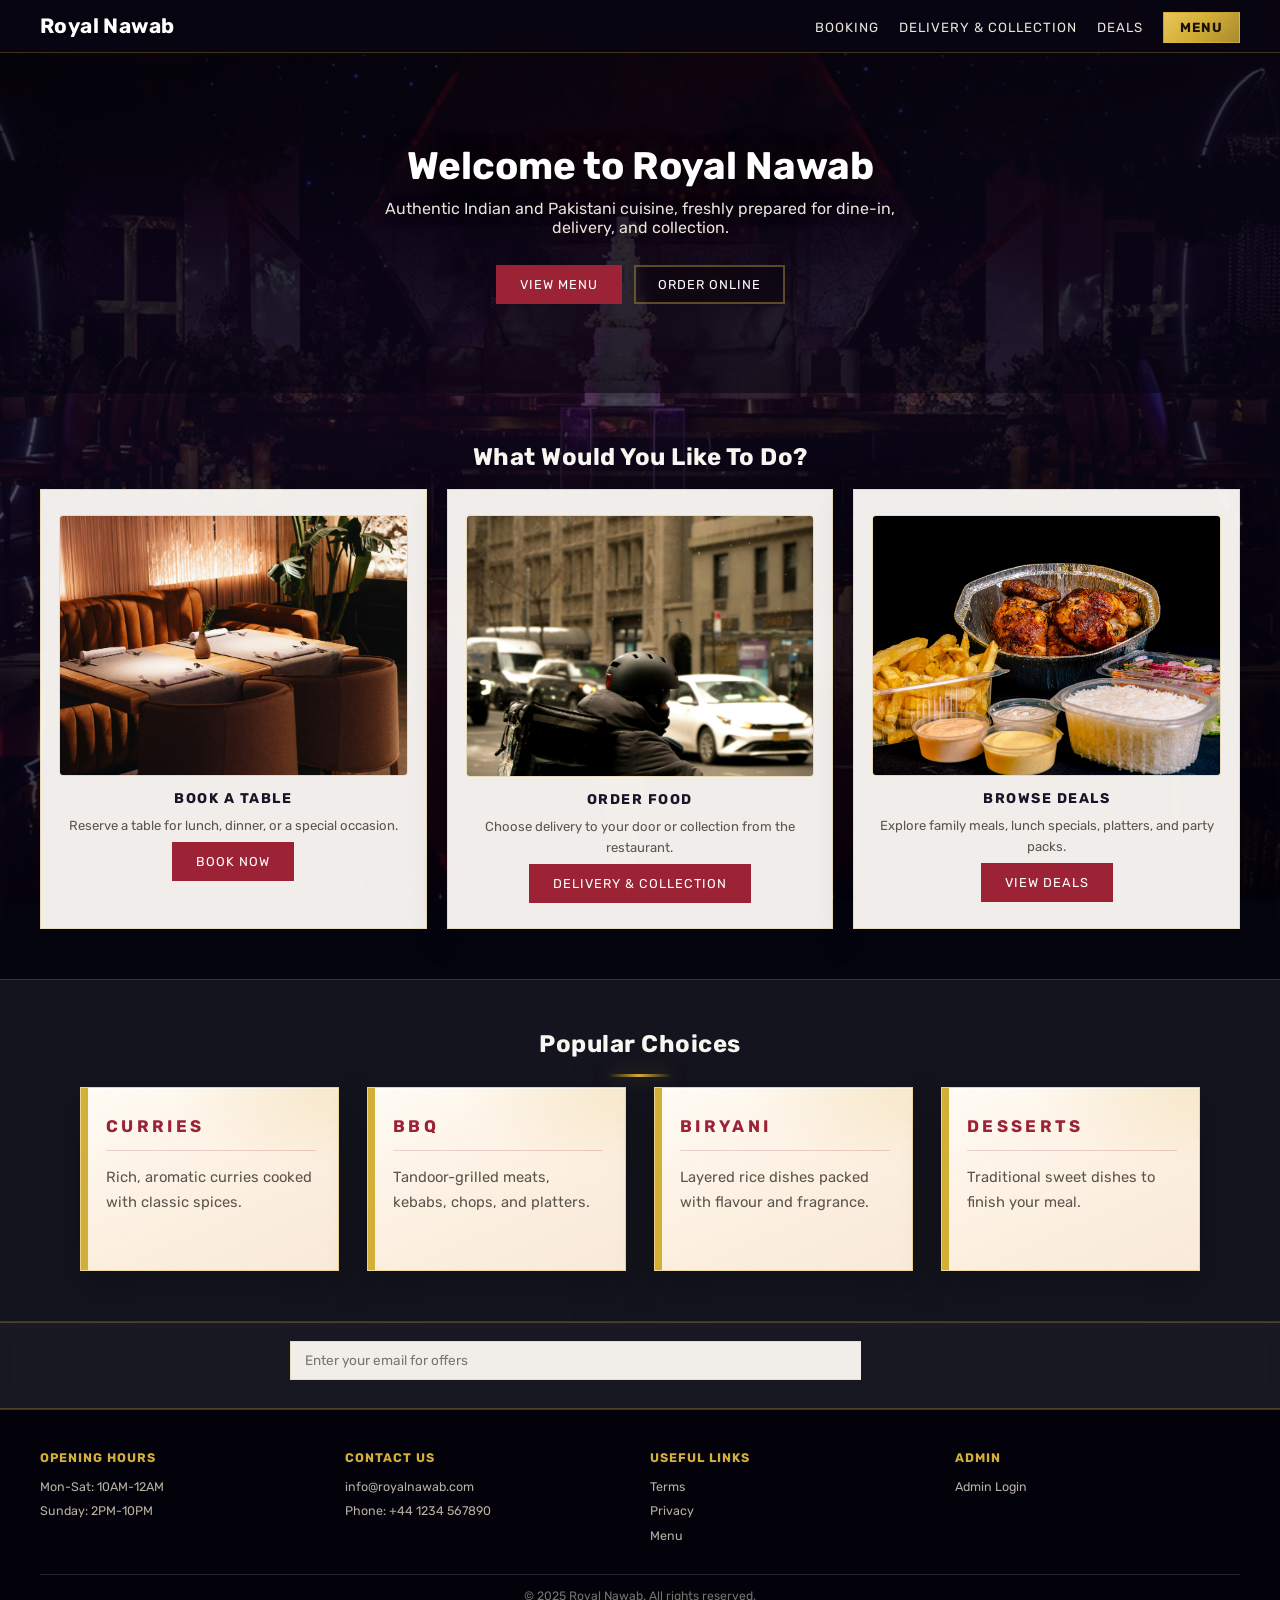
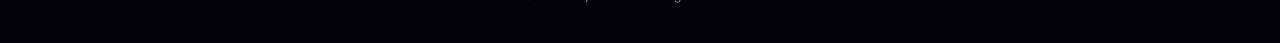
<file: index.html>
<!DOCTYPE html>
<html lang="en">
<head>
  <meta charset="UTF-8" />
  <meta name="viewport" content="width=device-width, initial-scale=1.0"/>
  <title>Royal Nawab</title>
  <link rel="preconnect" href="https://fonts.googleapis.com" />
  <link rel="preconnect" href="https://fonts.gstatic.com" crossorigin />
  <link href="https://fonts.googleapis.com/css2?family=Rubik:wght@400;500;600;700&display=swap" rel="stylesheet" />
  <link rel="stylesheet" href="style.css" />
</head>
<body>

  <nav class="navbar">
    <div class="logo"><a href="index.html">Royal Nawab</a></div>
    <button class="hamburger" id="hamburger"><span></span><span></span><span></span></button>
    <ul class="nav-links" id="navLinks">
      <li><a href="booking.php">Booking</a></li>
      <li><a href="delivery.html">Delivery &amp; Collection</a></li>
      <li><a href="deals.php">Deals</a></li>
      <li><a href="menu.php" class="btn-menu">Menu</a></li>
    </ul>
  </nav>

  <section class="hero">
    <div>
      <h1>Welcome to Royal Nawab</h1>
      <p>Authentic Indian and Pakistani cuisine, freshly prepared for dine-in, delivery, and collection.</p>
      <div class="hero-buttons">
        <a href="menu.php" class="btn">View Menu</a>
        <a href="delivery.html" class="btn btn-outline">Order Online</a>
      </div>
    </div>
  </section>

  <section class="section">
    <h2 class="center">What Would You Like To Do?</h2>
    <div class="grid-3">
      <div class="card">
        <div class="category-photo">
          <img src="asset/bookatable.jpeg" alt="Book a table" width="640" height="480" loading="lazy" decoding="async" />
        </div>
        <h3>Book a Table</h3>
        <p>Reserve a table for lunch, dinner, or a special occasion.</p>
        <a href="booking.php" class="btn">Book Now</a>
      </div>
      <div class="card">
        <div class="category-photo">
          <img src="asset/delivery.jpeg" alt="Order food for delivery or collection" width="640" height="480" loading="lazy" decoding="async" />
        </div>
        <h3>Order Food</h3>
        <p>Choose delivery to your door or collection from the restaurant.</p>
        <a href="delivery.html" class="btn">Delivery &amp; Collection</a>
      </div>
      <div class="card">
        <div class="category-photo">
          <img src="asset/browsedeals.jpeg" alt="Browse deals and offers" width="640" height="480" loading="lazy" decoding="async" />
        </div>
        <h3>Browse Deals</h3>
        <p>Explore family meals, lunch specials, platters, and party packs.</p>
        <a href="deals.php" class="btn">View Deals</a>
      </div>
    </div>
  </section>

  <section class="section bg-light popular-choices">
    <h2 class="center">Popular Choices</h2>
    <div class="grid-4">
      <div class="card popular-choice-card"><h3>Curries</h3><p>Rich, aromatic curries cooked with classic spices.</p></div>
      <div class="card popular-choice-card"><h3>BBQ</h3><p>Tandoor-grilled meats, kebabs, chops, and platters.</p></div>
      <div class="card popular-choice-card"><h3>Biryani</h3><p>Layered rice dishes packed with flavour and fragrance.</p></div>
      <div class="card popular-choice-card"><h3>Desserts</h3><p>Traditional sweet dishes to finish your meal.</p></div>
    </div>
  </section>

  <section class="newsletter">
    <form class="newsletter-bar" id="newsletterForm">
      <input type="email" name="email" placeholder="Enter your email for offers" required />
      <button type="submit" class="btn">Subscribe</button>
    </form>
    <p id="newsletterMsg" class="center newsletter-msg"></p>
  </section>

  <footer class="footer">
    <div class="grid-4">
      <div><h4>Opening Hours</h4><p>Mon-Sat: 10AM-12AM</p><p>Sunday: 2PM-10PM</p></div>
      <div><h4>Contact Us</h4><p>info@royalnawab.com</p><p>Phone: +44 1234 567890</p></div>
      <div><h4>Useful Links</h4><ul><li><a href="#">Terms</a></li><li><a href="#">Privacy</a></li><li><a href="menu.php">Menu</a></li></ul></div>
      <div><h4>Admin</h4><p><a href="admin.php">Admin Login</a></p></div>
    </div>
    <div class="footer-bottom">&copy; 2025 Royal Nawab. All rights reserved.</div>
  </footer>

  <script>
    document.getElementById('hamburger').addEventListener('click', function() {
      document.getElementById('navLinks').classList.toggle('open');
    });

    document.getElementById('newsletterForm').addEventListener('submit', function(e) {
      e.preventDefault();
      var formData = new FormData(this);
      fetch('subscribe.php', { method: 'POST', body: formData })
        .then(function(res) { return res.json(); })
        .then(function(data) {
          document.getElementById('newsletterMsg').textContent = data.message || 'Thank you for subscribing!';
        })
        .catch(function() {
          document.getElementById('newsletterMsg').textContent = 'Subscription could not be saved right now.';
        });
    });
  </script>
</body>
</html>
</file>
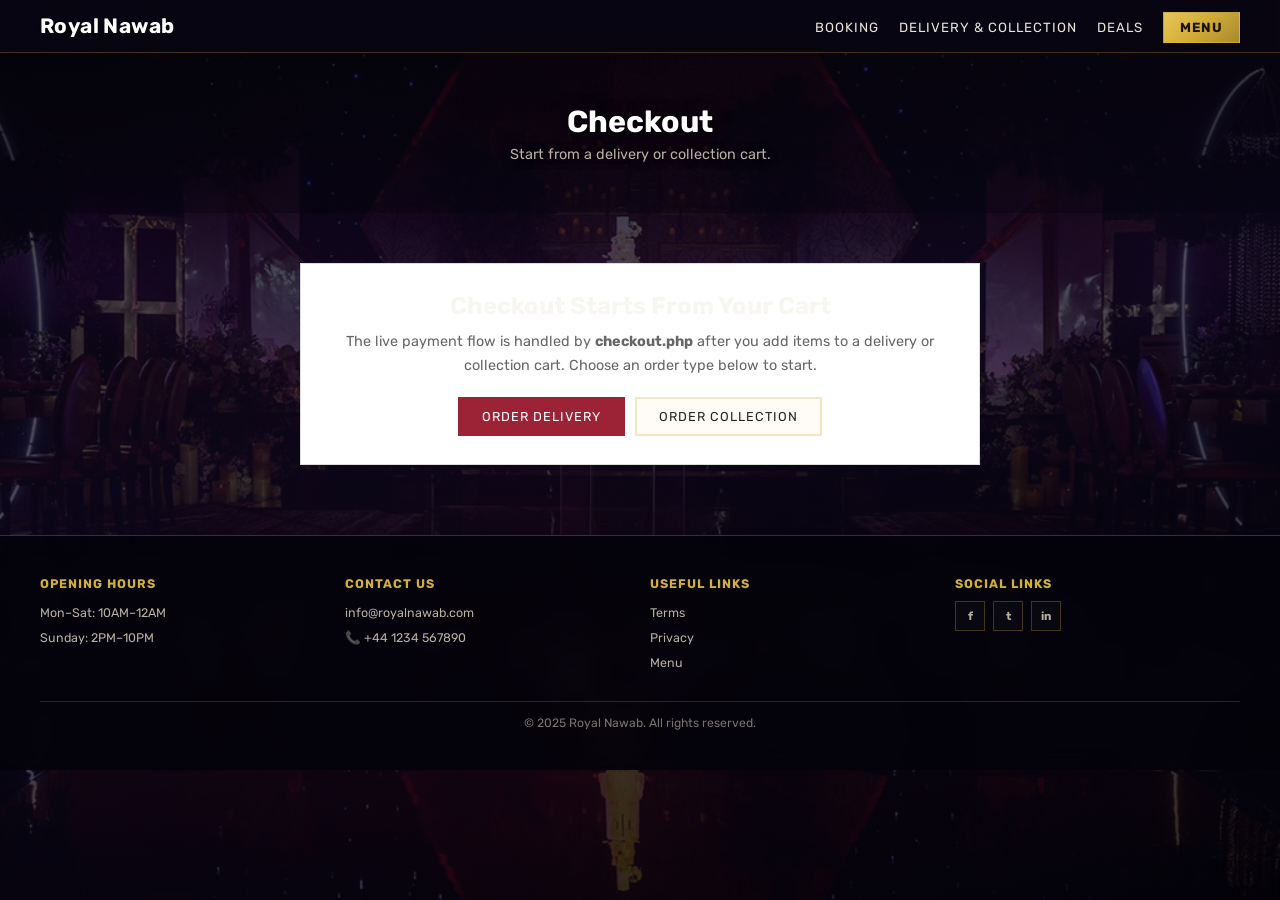
<file: checkout.html>
<!DOCTYPE html>
<html lang="en">
<head>
  <meta charset="UTF-8" />
  <meta name="viewport" content="width=device-width, initial-scale=1.0"/>
  <title>Checkout – Royal Nawab</title>
  <link rel="preconnect" href="https://fonts.googleapis.com" />
  <link rel="preconnect" href="https://fonts.gstatic.com" crossorigin />
  <link href="https://fonts.googleapis.com/css2?family=Rubik:wght@400;500;600;700&display=swap" rel="stylesheet" />
  <link rel="stylesheet" href="style.css" />
  <style>
    .checkout-wrap { max-width: 720px; margin: 0 auto; padding: 50px 20px 70px; }
    .checkout-notice { border: 1px solid #ddd; background: #fff; padding: 28px; text-align: center; }
    .checkout-notice h2 { margin-bottom: 10px; }
    .checkout-notice p { color: #666; font-size: 0.9rem; line-height: 1.7; margin-bottom: 18px; }
    .checkout-actions { display: flex; gap: 10px; justify-content: center; flex-wrap: wrap; }
  </style>
</head>
<body>

  <nav class="navbar">
    <div class="logo"><a href="index.html">Royal Nawab</a></div>
    <button class="hamburger" id="hamburger"><span></span><span></span><span></span></button>
    <ul class="nav-links" id="navLinks">
      <li><a href="booking.php">Booking</a></li>
      <li><a href="delivery.html">Delivery &amp; Collection</a></li>
      <li><a href="deals.php">Deals</a></li>
      <li><a href="menu.php" class="btn-menu">Menu</a></li>
    </ul>
  </nav>

  <section class="page-hero">
    <div><h1>Checkout</h1><p>Start from a delivery or collection cart.</p></div>
  </section>

  <div class="checkout-wrap">
    <div class="checkout-notice">
      <h2>Checkout Starts From Your Cart</h2>
      <p>The live payment flow is handled by <strong>checkout.php</strong> after you add items to a delivery or collection cart. Choose an order type below to start.</p>
      <div class="checkout-actions">
        <a href="order-delivery.php" class="btn">Order Delivery</a>
        <a href="order-collection.php" class="btn btn-light">Order Collection</a>
      </div>
    </div>
  </div><!-- end checkout-wrap -->

  <footer class="footer">
    <div class="grid-4">
      <div><h4>Opening Hours</h4><p>Mon–Sat: 10AM–12AM</p><p>Sunday: 2PM–10PM</p></div>
      <div><h4>Contact Us</h4><p>info@royalnawab.com</p><p>📞 +44 1234 567890</p></div>
      <div><h4>Useful Links</h4><ul><li><a href="#">Terms</a></li><li><a href="#">Privacy</a></li><li><a href="menu.php">Menu</a></li></ul></div>
      <div><h4>Social Links</h4><div class="social-icons"><a href="#" class="social">f</a><a href="#" class="social">t</a><a href="#" class="social">in</a></div></div>
    </div>
    <div class="footer-bottom">&copy; 2025 Royal Nawab. All rights reserved.</div>
  </footer>

  <script>
    // Hamburger
    document.getElementById('hamburger').addEventListener('click', function () {
      document.getElementById('navLinks').classList.toggle('open');
    });
  </script>

</body>
</html>
</file>
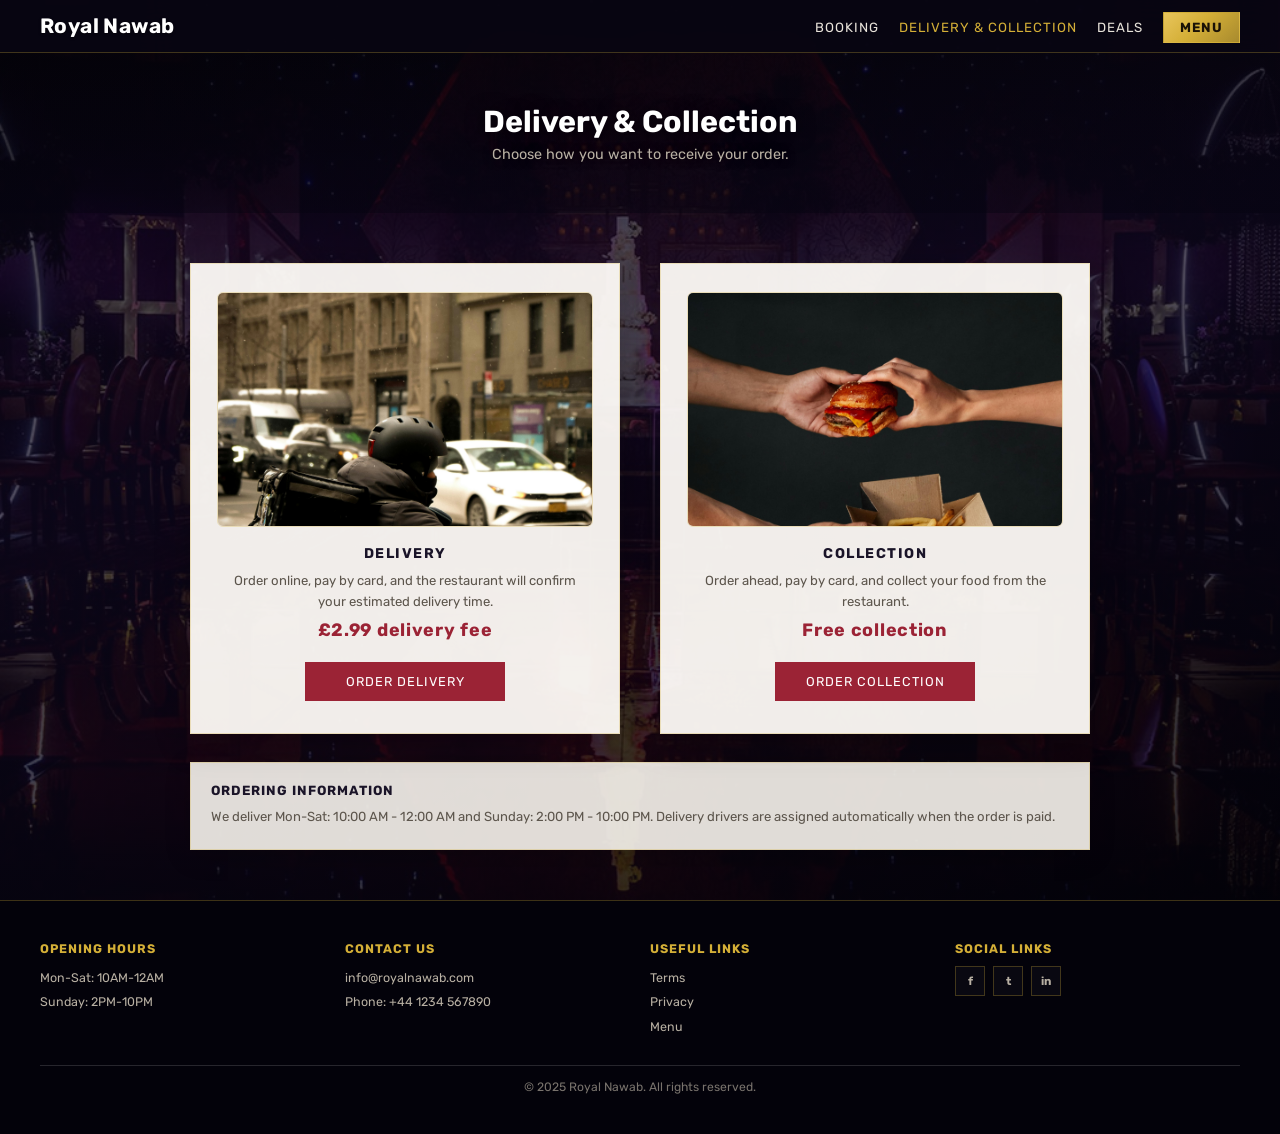
<file: delivery.html>
<!DOCTYPE html>
<html lang="en">
<head>
  <meta charset="UTF-8" />
  <meta name="viewport" content="width=device-width, initial-scale=1.0"/>
  <title>Delivery &amp; Collection - Royal Nawab</title>
  <link rel="preconnect" href="https://fonts.googleapis.com" />
  <link rel="preconnect" href="https://fonts.gstatic.com" crossorigin />
  <link href="https://fonts.googleapis.com/css2?family=Rubik:wght@400;500;600;700&display=swap" rel="stylesheet" />
  <link rel="stylesheet" href="style.css" />
</head>
<body>

  <nav class="navbar">
    <div class="logo"><a href="index.html">Royal Nawab</a></div>
    <button class="hamburger" id="hamburger"><span></span><span></span><span></span></button>
    <ul class="nav-links" id="navLinks">
      <li><a href="booking.php">Booking</a></li>
      <li><a href="delivery.html" class="active-page">Delivery &amp; Collection</a></li>
      <li><a href="deals.php">Deals</a></li>
      <li><a href="menu.php" class="btn-menu">Menu</a></li>
    </ul>
  </nav>

  <section class="page-hero">
    <div><h1>Delivery &amp; Collection</h1><p>Choose how you want to receive your order.</p></div>
  </section>

  <section class="section delivery-page">
    <div class="delivery-options-grid">
      <div class="card">
        <div class="deal-photo"><img src="asset/delivery.jpeg" alt="Delivery" loading="lazy" width="480" height="300" /></div>
        <h3>Delivery</h3>
        <p>Order online, pay by card, and the restaurant will confirm your estimated delivery time.</p>
        <p class="price">&pound;2.99 delivery fee</p>
        <a href="order-delivery.php" class="btn">Order Delivery</a>
      </div>
      <div class="card">
        <div class="deal-photo"><img src="asset/collection.jpeg" alt="Collection" loading="lazy" width="480" height="300" /></div>
        <h3>Collection</h3>
        <p>Order ahead, pay by card, and collect your food from the restaurant.</p>
        <p class="price">Free collection</p>
        <a href="order-collection.php" class="btn">Order Collection</a>
      </div>
    </div>

    <div class="info-box">
      <h4>Ordering Information</h4>
      <p>We deliver Mon-Sat: 10:00 AM - 12:00 AM and Sunday: 2:00 PM - 10:00 PM. Delivery drivers are assigned automatically when the order is paid.</p>
    </div>
  </section>

  <footer class="footer">
    <div class="grid-4">
      <div><h4>Opening Hours</h4><p>Mon-Sat: 10AM-12AM</p><p>Sunday: 2PM-10PM</p></div>
      <div><h4>Contact Us</h4><p>info@royalnawab.com</p><p>Phone: +44 1234 567890</p></div>
      <div><h4>Useful Links</h4><ul><li><a href="#">Terms</a></li><li><a href="#">Privacy</a></li><li><a href="menu.php">Menu</a></li></ul></div>
      <div><h4>Social Links</h4><div class="social-icons"><a href="#" class="social">f</a><a href="#" class="social">t</a><a href="#" class="social">in</a></div></div>
    </div>
    <div class="footer-bottom">&copy; 2025 Royal Nawab. All rights reserved.</div>
  </footer>

  <script>
    document.getElementById('hamburger').addEventListener('click', function() {
      document.getElementById('navLinks').classList.toggle('open');
    });
  </script>
</body>
</html>
</file>
<file: style.css>
/* Rubik loaded via <link> in pages (avoid @import chain); see preconnect + fonts link in templates */

:root {
  --font-sans: 'Rubik', ui-sans-serif, system-ui, -apple-system, 'Segoe UI', sans-serif;
  color-scheme: light;
  --gold: #d4af37;
  --gold-soft: rgba(212, 175, 55, 0.4);
  --royal-fallback: #050510;
  --text-on-bg: #f8f6f0;
  --text-on-bg-muted: #b8b0a3;
  --surface: rgba(255, 252, 248, 0.94);
  --surface-soft: rgba(248, 244, 238, 0.9);
  --surface-glass: rgba(12, 10, 22, 0.72);
  --border-gold: rgba(212, 175, 55, 0.28);
  --border-faint: rgba(255, 255, 255, 0.14);
  --nav-bg: rgba(8, 6, 18, 0.9);
  --nav-text: #e8e3da;
  --brand-panel: #1a1428;
  --brand-red: #9b2335;
  --brand-red-hover: #b82d42;
  --card-text: #2a2520;
  --card-muted: #5c554c;
  --border: var(--border-gold);
  --border-soft: var(--border-faint);
}

* { margin: 0; padding: 0; box-sizing: border-box; }

html { min-height: 100%; }

body {
  font-family: var(--font-sans);
  color: var(--text-on-bg);
  background-color: var(--royal-fallback);
  background-image:
    linear-gradient(165deg, rgba(5, 4, 14, 0.76) 0%, rgba(14, 8, 32, 0.72) 42%, rgba(3, 2, 10, 0.84) 100%),
    url('asset/bgimg.jpeg');
  background-size: cover;
  background-position: center;
  background-attachment: fixed;
  background-repeat: no-repeat;
  min-height: 100vh;
}

a { text-decoration: none; color: inherit; }
h1, h2, h3, h4 { font-family: var(--font-sans); color: var(--text-on-bg); }

.section h2,
.page-hero h1,
.hero h1 { color: var(--text-on-bg); }

.section hr { border-top-color: var(--border-faint); }

/* ── NAVBAR ──────────────────────────────────────── */
.navbar {
  display: flex;
  justify-content: space-between;
  align-items: center;
  padding: 14px 40px;
  background: var(--nav-bg);
  border-bottom: 1px solid var(--border-gold);
  backdrop-filter: blur(14px);
  -webkit-backdrop-filter: blur(14px);
  position: sticky;
  top: 0;
  z-index: 100;
}
.logo { font-size: 1.3rem; font-weight: 700; font-family: var(--font-sans); }
.logo a {
  color: #fff;
  text-shadow: 0 1px 3px rgba(0, 0, 0, 0.45);
  letter-spacing: 0.02em;
}
.nav-links { display: flex; gap: 20px; align-items: center; list-style: none; }
.nav-links a {
  font-size: 0.83rem;
  text-transform: uppercase;
  letter-spacing: 1px;
  color: var(--nav-text);
}
.nav-links a:hover, .nav-links a.active-page { color: var(--gold); }
.btn-menu {
  background: linear-gradient(135deg, #e8c55c 0%, var(--gold) 45%, #a88a2e 100%);
  color: #1a1206 !important;
  padding: 7px 16px;
  border: 1px solid rgba(212, 175, 55, 0.5);
  font-weight: 700;
}
.btn-menu:hover {
  filter: brightness(1.06);
  color: #1a1206 !important;
}

/* Hamburger */
.hamburger { display: none; flex-direction: column; gap: 5px; cursor: pointer; background: none; border: none; padding: 4px; }
.hamburger span { width: 24px; height: 2px; background: var(--text-on-bg); display: block; transition: all 0.3s; }

/* ── BUTTONS ─────────────────────────────────────── */
.btn {
  display: inline-block;
  background: var(--brand-red);
  color: #fff;
  padding: 10px 22px;
  font-size: 0.8rem;
  text-transform: uppercase;
  letter-spacing: 1px;
  border: 2px solid var(--brand-red);
  cursor: pointer;
  font-family: var(--font-sans);
  transition: background 0.2s, border-color 0.2s, color 0.2s, filter 0.2s;
}
.btn:hover { background: var(--brand-red-hover); border-color: var(--brand-red-hover); color: #fff; }
.btn-outline {
  background: rgba(0, 0, 0, 0.25);
  color: #fff;
  border-color: var(--gold-soft);
  backdrop-filter: blur(6px);
}
.btn-outline:hover { background: rgba(212, 175, 55, 0.2); color: #fff; border-color: var(--gold); }
.btn-full { width: 100%; text-align: center; padding: 13px; }
.btn-light { background: var(--surface); color: var(--card-text); border-color: var(--border-gold); }
.btn-light:hover { background: #fff; color: var(--card-text); border-color: var(--gold); }
.btn-red { background: var(--brand-red); color: #fff; border-color: var(--brand-red); }
.btn-red:hover { background: #6d1414; border-color: #6d1414; }
.btn-sm { padding: 6px 14px; font-size: 0.76rem; }

/* ── HERO ────────────────────────────────────────── */
.hero {
  background: linear-gradient(to bottom, rgba(0, 0, 0, 0.2) 0%, rgba(5, 3, 16, 0.55) 100%);
  background-color: transparent;
  min-height: 340px;
  display: flex;
  align-items: center;
  justify-content: center;
  text-align: center;
  padding: 60px 20px;
}
.hero h1 {
  font-size: 2.4rem;
  color: #fff;
  margin-bottom: 10px;
  text-shadow: 0 2px 24px rgba(0, 0, 0, 0.65), 0 0 40px rgba(212, 175, 55, 0.15);
}
.hero p {
  color: #e8e2d8;
  margin-bottom: 28px;
  font-size: 1rem;
  text-shadow: 0 1px 12px rgba(0, 0, 0, 0.7);
  max-width: 520px;
  margin-left: auto;
  margin-right: auto;
}
.hero-buttons { display: flex; gap: 12px; justify-content: center; flex-wrap: wrap; }

.page-hero {
  background: linear-gradient(to bottom, rgba(0, 0, 0, 0.25) 0%, rgba(5, 3, 16, 0.45) 100%);
  background-color: transparent;
  min-height: 160px;
  display: flex;
  align-items: center;
  justify-content: center;
  text-align: center;
  padding: 40px 20px;
}
.page-hero h1 {
  font-size: 1.9rem;
  color: #fff;
  margin-bottom: 6px;
  text-shadow: 0 2px 18px rgba(0, 0, 0, 0.65);
}
.page-hero p {
  color: var(--text-on-bg-muted);
  font-size: 0.9rem;
  text-shadow: 0 1px 10px rgba(0, 0, 0, 0.65);
}

/* ── SECTIONS ────────────────────────────────────── */
.section { padding: 50px 40px; }
.section h2 { font-size: 1.5rem; letter-spacing: 0.5px; margin-bottom: 18px; }
.section hr { border: none; border-top: 1px solid var(--border-faint); margin-bottom: 22px; }
.center { text-align: center; }
.bg-light {
  background: rgba(255, 252, 248, 0.06);
  border-top: 1px solid var(--border-faint);
  border-bottom: 1px solid var(--border-faint);
}

/* ── GRID ────────────────────────────────────────── */
.grid-2 { display: grid; grid-template-columns: 1fr 1fr; gap: 20px; }
.grid-3 { display: grid; grid-template-columns: repeat(3, 1fr); gap: 20px; }
.grid-4 { display: grid; grid-template-columns: repeat(4, 1fr); gap: 20px; }

/* Delivery & Collection — centered twin cards */
.delivery-page {
  max-width: 980px;
  margin-left: auto;
  margin-right: auto;
}
.delivery-options-grid {
  display: grid;
  grid-template-columns: repeat(2, minmax(0, 440px));
  gap: clamp(24px, 5vw, 40px);
  justify-content: center;
  align-items: stretch;
}
.delivery-options-grid .card {
  display: flex;
  flex-direction: column;
  align-items: center;
  text-align: center;
  padding: 28px 26px 32px;
  height: 100%;
  box-sizing: border-box;
}
.delivery-options-grid .card .deal-photo {
  width: 100%;
  margin-bottom: 18px;
}
.delivery-options-grid .card p {
  max-width: 360px;
  margin-left: auto;
  margin-right: auto;
}
.delivery-options-grid .card .price {
  margin-top: 6px;
  margin-bottom: 20px;
}
.delivery-options-grid .card .btn {
  margin-top: auto;
  min-width: 200px;
}
.delivery-page .info-box {
  margin-top: 28px;
}

/* ── CARDS ───────────────────────────────────────── */
.card {
  border: 1px solid var(--border-gold);
  padding: 25px 18px;
  text-align: center;
  transition: box-shadow 0.2s, border-color 0.2s, transform 0.2s;
  background: var(--surface);
  box-shadow: 0 8px 32px rgba(0, 0, 0, 0.25);
}
.card:hover {
  box-shadow: 0 12px 40px rgba(0, 0, 0, 0.35), 0 0 0 1px rgba(212, 175, 55, 0.35);
  transform: translateY(-2px);
}
.card .icon { font-size: 2rem; margin-bottom: 12px; }
.card h3 {
  font-size: 0.88rem;
  letter-spacing: 1.5px;
  text-transform: uppercase;
  margin-bottom: 8px;
  color: var(--brand-panel);
}
.card h2 {
  color: var(--brand-panel);
  font-size: 1.35rem;
  margin-bottom: 8px;
}
.card h4 { color: var(--brand-panel); }
.card p { font-size: 0.82rem; color: var(--card-muted); line-height: 1.6; }
.card .price {
  font-family: var(--font-sans);
  font-size: 1.12rem;
  font-weight: 700;
  line-height: 1.35;
  letter-spacing: 0.04em;
  font-variant-numeric: normal;
  color: var(--brand-red);
  margin: 8px 0 16px;
}
.card .btn { margin-top: 6px; }

.category-photo {
  width: 100%;
  aspect-ratio: 4 / 3;
  overflow: hidden;
  border-radius: 4px;
  margin: 0 0 14px;
  border: 1px solid var(--border-gold);
}
.category-photo img {
  width: 100%;
  height: 100%;
  object-fit: cover;
  display: block;
}
.menu-category-title {
  display: flex;
  align-items: center;
  gap: 12px;
  flex-wrap: wrap;
}
.menu-category-title-img {
  width: 56px;
  height: 56px;
  object-fit: cover;
  border-radius: 6px;
  border: 1px solid var(--border-gold);
}
.order-category-label {
  display: flex;
  align-items: center;
  gap: 10px;
  font-size: 0.8rem;
  font-weight: 700;
  text-transform: uppercase;
  letter-spacing: 1px;
  color: var(--text-on-bg-muted);
  margin: 14px 0 8px;
}
.order-box .order-category-label { color: var(--card-muted); }
.order-category-thumb {
  width: 32px;
  height: 32px;
  object-fit: cover;
  border-radius: 4px;
  border: 1px solid var(--border-gold);
}

.deal-photo {
  width: 100%;
  aspect-ratio: 16 / 10;
  overflow: hidden;
  border-radius: 6px;
  margin: 0 0 14px;
  border: 1px solid var(--border-gold);
}
.deal-photo img {
  width: 100%;
  height: 100%;
  object-fit: cover;
  display: block;
}
.deal-photo-hero {
  max-width: 520px;
  margin-left: auto;
  margin-right: auto;
}

/* Menu item list card */
.menu-item-row {
  display: flex;
  justify-content: space-between;
  align-items: flex-start;
  padding: 13px 0;
  border-bottom: 1px solid var(--border-faint);
  font-size: 0.85rem;
  gap: 12px;
}
.menu-item-row:last-child { border-bottom: none; }
.menu-item-name { font-weight: 700; margin-bottom: 3px; color: var(--text-on-bg); }
.menu-item-desc { color: var(--text-on-bg-muted); font-size: 0.8rem; line-height: 1.5; }
.menu-item-review-meta {
  margin-top: 6px;
  color: #b8860b;
  font-size: 0.78rem;
  letter-spacing: 0.02em;
}
.menu-item-review-count {
  color: var(--text-on-bg-muted);
}
.menu-item-review-snippet {
  margin-top: 4px;
  font-size: 0.76rem;
  color: var(--text-on-bg-muted);
  line-height: 1.45;
}
.menu-item-review-by {
  color: #d2c7b5;
}
.menu-item-price {
  color: var(--gold);
  font-weight: 700;
  white-space: nowrap;
  font-size: 1rem;
}

/* ── FORMS ───────────────────────────────────────── */
.form-group { display: flex; flex-direction: column; gap: 5px; margin-bottom: 14px; }
.form-group label { font-size: 0.83rem; font-weight: 700; }
.form-group input,
.form-group select,
.form-group textarea {
  padding: 9px 13px;
  border: 1px solid #ccc;
  background: #fff;
  color: var(--card-text);
  font-size: 0.85rem;
  font-family: var(--font-sans);
  outline: none;
  width: 100%;
  transition: border-color 0.2s;
}
.form-group input::placeholder,
.form-group textarea::placeholder { color: #766c5f; }
.form-group input:focus,
.form-group select:focus,
.form-group textarea:focus { border-color: #8b1a1a; }
.form-group textarea { height: 80px; resize: vertical; }

/* ── INFO BOX ────────────────────────────────────── */
.info-box {
  background: var(--surface-soft);
  padding: 20px;
  border: 1px solid var(--border-gold);
  box-shadow: 0 6px 24px rgba(0, 0, 0, 0.2);
}
.info-box h4 {
  font-size: 0.83rem;
  text-transform: uppercase;
  letter-spacing: 1px;
  margin-bottom: 8px;
  color: var(--brand-panel);
}
.info-box p, .info-box li { font-size: 0.82rem; color: var(--card-muted); line-height: 1.7; }
.info-box ul { padding-left: 18px; }

/* ── ORDER / CART ────────────────────────────────── */
.order-layout { display: grid; grid-template-columns: 1fr 1fr; gap: 20px; }
.order-box {
  border: 1px solid var(--border-gold);
  padding: 22px;
  background: var(--surface);
  color: var(--card-text);
  box-shadow: 0 8px 28px rgba(0, 0, 0, 0.22);
}
.order-box h3 {
  color: var(--brand-panel);
  font-size: 1rem;
  margin-bottom: 16px;
  padding-bottom: 10px;
  border-bottom: 1px solid rgba(212, 175, 55, 0.22);
}
.order-box .form-group label { color: var(--card-text); }
.order-page-section .order-box,
.order-page-section .order-box p,
.order-page-section .order-box span,
.order-page-section .order-box div,
.order-page-section .order-box label {
  color: var(--card-text) !important;
}
.order-page-section .order-box input,
.order-page-section .order-box textarea,
.order-page-section .order-box select {
  background: #fff !important;
  color: var(--card-text) !important;
}
.order-page-section .order-box input::placeholder,
.order-page-section .order-box textarea::placeholder {
  color: #766c5f !important;
}

/* Order menu page: wider layout, collapsible categories, item cards */
.order-page-section {
  max-width: 1100px;
  margin-left: auto;
  margin-right: auto;
}
.order-picker-hint {
  font-size: 0.8rem;
  color: var(--card-muted);
  line-height: 1.45;
  margin: -6px 0 14px;
}
.order-category-block {
  border: 1px solid rgba(212, 175, 55, 0.28);
  border-radius: 8px;
  background: rgba(255, 252, 248, 0.45);
  margin-bottom: 12px;
  overflow: hidden;
}
.order-category-block:last-of-type {
  margin-bottom: 0;
}
.order-category-summary {
  display: flex;
  align-items: center;
  gap: 12px;
  padding: 12px 14px;
  cursor: pointer;
  list-style: none;
  font-weight: 700;
  font-size: 0.88rem;
  color: var(--brand-panel);
  user-select: none;
  transition: background 0.15s;
}
.order-category-summary::-webkit-details-marker {
  display: none;
}
.order-category-summary:hover {
  background: rgba(212, 175, 55, 0.12);
}
.order-category-block[open] .order-category-summary {
  border-bottom: 1px solid rgba(212, 175, 55, 0.2);
  background: rgba(212, 175, 55, 0.08);
}
.order-category-summary-thumb {
  width: 40px;
  height: 40px;
  object-fit: cover;
  border-radius: 6px;
  border: 1px solid var(--border-gold);
  flex-shrink: 0;
}
.order-category-summary-title {
  flex: 1;
  min-width: 0;
  text-align: left;
  letter-spacing: 0.02em;
}
.order-category-summary-count {
  font-size: 0.72rem;
  font-weight: 600;
  text-transform: uppercase;
  letter-spacing: 0.08em;
  color: var(--card-muted);
  flex-shrink: 0;
}
.order-category-summary-chevron {
  width: 8px;
  height: 8px;
  border-right: 2px solid var(--gold);
  border-bottom: 2px solid var(--gold);
  transform: rotate(45deg);
  margin-top: -4px;
  flex-shrink: 0;
  opacity: 0.75;
  transition: transform 0.2s;
}
.order-category-block[open] .order-category-summary-chevron {
  transform: rotate(-135deg);
  margin-top: 4px;
}
.menu-item-cards {
  display: grid;
  grid-template-columns: repeat(auto-fill, minmax(240px, 1fr));
  gap: 12px;
  padding: 14px;
}
.menu-item-card {
  display: flex;
  flex-direction: column;
  border: 1px solid rgba(26, 20, 40, 0.12);
  border-radius: 8px;
  background: var(--surface);
  box-shadow: 0 2px 10px rgba(0, 0, 0, 0.06);
  overflow: hidden;
  min-height: 100%;
}
.menu-item-card-body {
  padding: 12px 14px 10px;
  flex: 1;
}
.menu-item-card-head {
  display: flex;
  align-items: flex-start;
  justify-content: space-between;
  gap: 10px;
}
.menu-item-card-name {
  font-size: 0.88rem;
  font-weight: 600;
  color: var(--card-text);
  line-height: 1.35;
}
.menu-item-card-price {
  font-size: 0.88rem;
  font-weight: 700;
  color: var(--brand-red);
  white-space: nowrap;
  font-variant-numeric: tabular-nums;
}
.menu-item-card-desc {
  margin: 8px 0 0;
  font-size: 0.76rem;
  color: var(--card-muted);
  line-height: 1.45;
}
.menu-item-card-actions {
  display: flex;
  align-items: center;
  justify-content: space-between;
  gap: 10px;
  padding: 10px 12px;
  border-top: 1px solid rgba(212, 175, 55, 0.15);
  background: rgba(248, 244, 238, 0.55);
}
.menu-item-add-btn {
  flex-shrink: 0;
  min-width: 4.5rem;
}
@media (min-width: 901px) {
  .order-cart-panel {
    align-self: start;
    position: sticky;
    top: 18px;
  }
}

.item-row { display: flex; justify-content: space-between; align-items: center; margin-bottom: 12px; font-size: 0.85rem; gap: 8px; }
.item-row label { flex: 1; color: var(--card-text); }
.item-row select { padding: 5px 10px; border: 1px solid #ccc; font-family: var(--font-sans); width: 70px; }
.item-row .item-price { color: var(--brand-red); font-weight: 700; width: 50px; text-align: right; white-space: nowrap; }
.qty-stepper {
  display: inline-flex;
  align-items: stretch;
  border: 1px solid rgba(26, 20, 40, 0.18);
  border-radius: 8px;
  overflow: hidden;
  flex-shrink: 0;
  box-shadow: inset 0 1px 0 rgba(255, 255, 255, 0.6);
}
.qty-stepper .qty-btn {
  width: 38px;
  min-width: 38px;
  min-height: 38px;
  padding: 0;
  margin: 0;
  border: none;
  background: linear-gradient(180deg, #f3efe8 0%, #e8e2d8 100%);
  color: var(--card-text);
  font-size: 1.15rem;
  font-weight: 600;
  line-height: 1;
  cursor: pointer;
  font-family: inherit;
  transition: background 0.15s, color 0.15s;
}
.qty-stepper .qty-btn:hover {
  background: rgba(212, 175, 55, 0.38);
  color: #1a1206;
}
.qty-stepper .qty-btn:active {
  transform: scale(0.97);
}
.qty-stepper .qty-value {
  min-width: 2.5rem;
  padding: 0 6px;
  display: inline-flex;
  align-items: center;
  justify-content: center;
  font-weight: 700;
  font-variant-numeric: tabular-nums;
  border-left: 1px solid rgba(26, 20, 40, 0.12);
  border-right: 1px solid rgba(26, 20, 40, 0.12);
  font-size: 0.9rem;
  color: var(--card-text);
  background: var(--surface);
}
.cart-row { display: flex; justify-content: space-between; font-size: 0.85rem; margin-bottom: 8px; padding-bottom: 8px; border-bottom: 1px solid #eee; color: var(--card-text); }
.cart-total { display: flex; justify-content: space-between; font-weight: 700; font-size: 1rem; margin-top: 10px; color: var(--card-text); }
.cart-actions { display: flex; gap: 8px; margin: 14px 0 10px; }

@media (max-width: 640px) {
  .order-layout .item-row {
    display: grid;
    grid-template-columns: 1fr auto;
    grid-template-areas:
      "name price"
      "qty  add";
    align-items: center;
    gap: 10px 12px;
  }
  .order-layout .item-row label {
    grid-area: name;
    flex: unset;
  }
  .order-layout .item-row .item-price {
    grid-area: price;
    justify-self: end;
    width: auto;
  }
  .order-layout .item-row .qty-stepper {
    grid-area: qty;
    justify-self: start;
  }
  .order-layout .item-row > .btn.btn-sm {
    grid-area: add;
    justify-self: end;
  }
}

/* Numeric columns — carts / menus / totals (tabular figures) */
.item-row .item-price,
.menu-item-price,
.order-box #subtotal,
.order-box #fee,
.order-box #total {
  font-family: var(--font-sans);
  font-variant-numeric: tabular-nums;
}

/* Checkout summary */
.order-summary-box {
  border: 1px solid var(--border-gold);
  background: var(--surface);
  padding: 22px;
  margin-bottom: 22px;
  box-shadow: 0 8px 28px rgba(0, 0, 0, 0.18);
}
.order-summary-box h3 {
  color: var(--brand-panel);
  font-size: 1rem;
  margin-bottom: 14px;
  padding-bottom: 10px;
  border-bottom: 1px solid rgba(212, 175, 55, 0.22);
}
.summary-row {
  display: flex;
  justify-content: space-between;
  align-items: baseline;
  gap: 14px;
  font-family: var(--font-sans);
  font-size: 0.85rem;
  padding: 8px 0;
  border-bottom: 1px solid rgba(0, 0, 0, 0.06);
  color: var(--card-text);
}
.summary-row span:last-child {
  font-variant-numeric: tabular-nums;
  white-space: nowrap;
}
.summary-row.total {
  font-weight: 700;
  font-size: 1rem;
  margin-top: 6px;
  padding-top: 14px;
  border-top: 1px solid rgba(212, 175, 55, 0.28);
  border-bottom: none;
  color: var(--brand-panel);
}
.summary-row.total span:last-child {
  color: var(--brand-red);
  font-weight: 700;
}

.success-box {
  border: 1px solid var(--border-gold);
  background: var(--surface);
  padding: 32px 24px;
  max-width: 520px;
  margin: 0 auto;
  text-align: center;
  box-shadow: 0 8px 28px rgba(0, 0, 0, 0.2);
}
.success-box h2 {
  color: var(--brand-panel);
  font-size: 1.35rem;
  margin-bottom: 14px;
}
.success-box p {
  color: var(--card-muted);
  font-size: 0.9rem;
  line-height: 1.6;
  margin: 10px 0;
}

.form-group input[type="number"],
input[type="number"] {
  font-family: var(--font-sans);
  font-variant-numeric: tabular-nums;
}

/* ── PAYMENT ─────────────────────────────────────── */
.payment-options { display: grid; grid-template-columns: 1fr 1fr; gap: 15px; margin-bottom: 20px; }
.payment-card { border: 2px solid #ddd; padding: 20px; text-align: center; cursor: pointer; position: relative; transition: border-color 0.2s; }
.payment-card.active { border-color: #2c2c2c; }
.payment-card .check { position: absolute; top: 8px; right: 10px; font-size: 1.1rem; display: none; }
.payment-card.active .check { display: block; }
.payment-card .icon { font-size: 2rem; margin-bottom: 8px; }
.payment-card h3 { font-size: 0.85rem; letter-spacing: 1px; text-transform: uppercase; }
.card-form { border: 1px solid #ddd; padding: 20px; margin-bottom: 16px; }
.expiry-cvv { display: grid; grid-template-columns: 1fr 1fr 1fr; gap: 10px; }
.secure-info { text-align: center; font-size: 0.78rem; color: #888; margin-top: 12px; }
.pay-logos { display: flex; gap: 8px; justify-content: center; margin-top: 6px; }
.pay-logos span { background: #eee; padding: 3px 8px; font-size: 0.7rem; font-weight: bold; }

/* ── ALERTS ──────────────────────────────────────── */
.alert { padding: 12px 18px; margin: 16px auto; max-width: 800px; font-size: 0.85rem; border-radius: 2px; }
.alert-success { background: #d4edda; color: #155724; border: 1px solid #c3e6cb; }
.alert-error   { background: #f8d7da; color: #721c24; border: 1px solid #f5c6cb; }

/* Post-checkout feedback modal */
.feedback-modal-overlay {
  display: none;
  position: fixed;
  inset: 0;
  z-index: 2000;
  align-items: center;
  justify-content: center;
  padding: 24px;
  background: rgba(5, 4, 14, 0.72);
  backdrop-filter: blur(6px);
  -webkit-backdrop-filter: blur(6px);
}
.feedback-modal-overlay.is-open { display: flex; }
.feedback-modal {
  width: 100%;
  max-width: 440px;
  background: var(--surface);
  border: 1px solid rgba(212, 175, 55, 0.45);
  box-shadow: 0 20px 50px rgba(0, 0, 0, 0.45);
  padding: 28px 26px 24px;
  border-radius: 10px;
}
.feedback-modal h3 {
  margin: 0 0 10px;
  font-size: 1.2rem;
  color: var(--brand-panel);
}
.feedback-modal > p {
  margin: 0 0 16px;
  font-size: 0.86rem;
  color: var(--card-muted);
  line-height: 1.55;
}
.feedback-rating-readout {
  text-align: center;
  font-size: 0.95rem;
  font-weight: 600;
  color: var(--brand-panel);
  margin: 0 0 10px;
  min-height: 1.4em;
  letter-spacing: 0.02em;
}
.feedback-rating-readout.is-placeholder {
  font-weight: 500;
  color: var(--card-muted);
}
.feedback-stars {
  display: flex;
  justify-content: center;
  flex-wrap: wrap;
  gap: 4px 10px;
  margin-bottom: 18px;
}
.feedback-star-btn {
  background: none;
  border: none;
  cursor: pointer;
  padding: 6px 8px;
  font-size: 2.4rem;
  line-height: 1;
  color: #cfd0d6;
  text-shadow: none;
  transition: transform 0.15s, color 0.15s, text-shadow 0.15s, filter 0.15s;
  filter: grayscale(1);
}
.feedback-star-btn:hover {
  transform: scale(1.12);
  color: #e8dad0;
}
.feedback-star-btn.is-on {
  color: var(--gold);
  filter: none;
  text-shadow: 0 0 22px rgba(212, 175, 55, 0.55);
}
.feedback-star-btn:focus-visible {
  outline: 2px solid var(--gold);
  outline-offset: 3px;
  border-radius: 4px;
}
.feedback-modal textarea {
  width: 100%;
  min-height: 88px;
  padding: 10px 12px;
  border: 1px solid rgba(26, 20, 40, 0.2);
  border-radius: 4px;
  font-family: var(--font-sans);
  font-size: 0.86rem;
  color: var(--card-text);
  margin-bottom: 12px;
  resize: vertical;
  box-sizing: border-box;
}
.feedback-modal select {
  width: 100%;
  min-height: 40px;
  padding: 9px 12px;
  border: 1px solid rgba(26, 20, 40, 0.2);
  border-radius: 4px;
  font-family: var(--font-sans);
  font-size: 0.86rem;
  color: var(--card-text);
  margin-bottom: 12px;
  background: #fff;
  box-sizing: border-box;
}
.feedback-modal-fields label {
  display: block;
  font-size: 0.78rem;
  font-weight: 700;
  color: var(--brand-panel);
  margin-bottom: 6px;
}
.feedback-modal-actions {
  display: flex;
  flex-wrap: wrap;
  gap: 10px;
  justify-content: flex-end;
  margin-top: 6px;
}
.feedback-modal-msg {
  font-size: 0.8rem;
  margin-top: 10px;
  min-height: 1.2em;
}
.feedback-modal-msg.is-err { color: var(--brand-red); }
.feedback-modal-msg.is-ok { color: #155724; }

/* Submitted review shown under checkout success */
.checkout-review-banner {
  margin-top: 22px;
  border: 1px solid rgba(212, 175, 55, 0.4);
  border-radius: 10px;
  background: linear-gradient(165deg, rgba(255, 252, 246, 0.98) 0%, rgba(253, 246, 232, 0.95) 100%);
  box-shadow: 0 10px 32px rgba(0, 0, 0, 0.12);
  overflow: hidden;
}
.checkout-review-banner-inner {
  padding: 18px 20px 20px;
}
.checkout-review-banner h4 {
  margin: 0 0 10px;
  font-size: 0.85rem;
  text-transform: uppercase;
  letter-spacing: 0.12em;
  color: var(--brand-panel);
  font-weight: 700;
}
.checkout-review-banner-stars {
  font-size: 1.35rem;
  letter-spacing: 3px;
  color: var(--gold);
  line-height: 1.3;
  text-shadow: 0 0 14px rgba(212, 175, 55, 0.35);
}
.checkout-review-banner-label {
  margin: 6px 0 0;
  font-size: 0.9rem;
  font-weight: 600;
  color: var(--brand-panel);
}
.checkout-review-banner-text {
  margin: 10px 0 0;
  font-size: 0.86rem;
  color: var(--card-text);
  line-height: 1.55;
  white-space: pre-wrap;
}
.checkout-review-banner-text.checkout-review-muted {
  color: var(--card-muted);
  font-style: italic;
}

/* ── NEWSLETTER ──────────────────────────────────── */
.newsletter {
  background: rgba(255, 252, 248, 0.08);
  border-top: 1px solid var(--border-gold);
  border-bottom: 1px solid var(--border-gold);
  padding: 18px 40px;
  backdrop-filter: blur(10px);
  -webkit-backdrop-filter: blur(10px);
}
.newsletter-bar { display: flex; max-width: 700px; margin: 0 auto; }
.newsletter-bar input {
  flex: 1;
  padding: 10px 14px;
  border: 1px solid var(--border-gold);
  border-right: none;
  font-family: var(--font-sans);
  font-size: 0.85rem;
  outline: none;
  background: var(--surface);
  color: var(--card-text);
}
.newsletter-msg {
  font-size: 0.82rem;
  color: var(--text-on-bg-muted);
  margin-top: 10px;
}

/* ── FOOTER ──────────────────────────────────────── */
.footer {
  background: rgba(4, 3, 10, 0.92);
  color: var(--text-on-bg-muted);
  padding: 40px;
  border-top: 1px solid var(--border-gold);
  backdrop-filter: blur(12px);
}
.footer h4 {
  color: var(--gold);
  font-size: 0.78rem;
  text-transform: uppercase;
  letter-spacing: 1px;
  margin-bottom: 10px;
}
.footer p, .footer li { font-size: 0.78rem; line-height: 2; }
.footer ul { list-style: none; }
.footer a { color: var(--text-on-bg-muted); }
.footer a:hover { color: var(--gold); }
.footer-bottom {
  border-top: 1px solid var(--border-faint);
  margin-top: 25px;
  padding-top: 14px;
  text-align: center;
  font-size: 0.76rem;
  color: rgba(184, 176, 163, 0.65);
}
.social-icons { display: flex; gap: 8px; margin-top: 6px; }
.social {
  display: inline-flex;
  width: 30px;
  height: 30px;
  background: var(--surface-glass);
  border: 1px solid var(--border-gold);
  color: var(--gold);
  align-items: center;
  justify-content: center;
  font-size: 0.72rem;
  font-weight: bold;
  transition: background 0.2s, color 0.2s;
}
.social:hover { background: var(--gold); color: #1a1206; }

/* ── ADMIN ───────────────────────────────────────── */
.admin-header { background: #2c2c2c; color: #fff; padding: 18px 30px; display: flex; justify-content: space-between; align-items: center; }
.admin-header h1 { font-size: 1.3rem; color: #fff; }
.admin-header a { color: #ccc; font-size: 0.82rem; }
.admin-header a:hover { color: #fff; }
.admin-wrapper { max-width: 1150px; margin: 0 auto; padding: 28px 20px; }
.tab-buttons { display: flex; gap: 8px; margin-bottom: 20px; flex-wrap: wrap; }
.tab-btn { padding: 9px 20px; background: #ddd; border: none; cursor: pointer; font-size: 0.82rem; font-family: var(--font-sans); letter-spacing: 1px; text-transform: uppercase; transition: background 0.2s; }
.tab-btn.active { background: #2c2c2c; color: #fff; }
.tab-btn:hover { background: #8b1a1a; color: #fff; }
.tab-content { display: none; }
.tab-content.active { display: block; }
.admin-table-wrap { background: #fff; border: 1px solid #ddd; overflow-x: auto; }
.admin-table { width: 100%; border-collapse: collapse; font-size: 0.82rem; }
.admin-table th { background: #2c2c2c; color: #fff; padding: 11px 13px; text-align: left; font-weight: 700; letter-spacing: 0.5px; white-space: nowrap; }
.admin-table td { padding: 10px 13px; border-bottom: 1px solid #eee; color: #444; vertical-align: middle; }
.admin-table tr:hover td { background: #fafafa; }
.no-data { text-align: center; padding: 40px; color: #aaa; font-size: 0.9rem; }
.stats-row { display: grid; grid-template-columns: repeat(4, 1fr); gap: 14px; margin-bottom: 24px; }
.stat-card { background: #fff; border: 1px solid #ddd; padding: 18px; text-align: center; }
.stat-card .number { font-size: 1.9rem; font-weight: 700; color: #2c2c2c; font-family: var(--font-sans); font-variant-numeric: tabular-nums; }
.stat-card p { font-size: 0.75rem; color: #888; text-transform: uppercase; letter-spacing: 1px; margin-top: 4px; }
.badge { display: inline-block; padding: 3px 9px; font-size: 0.72rem; font-weight: 700; letter-spacing: 0.5px; text-transform: uppercase; }
.badge-pending  { background: #fff3cd; color: #856404; }
.badge-confirmed{ background: #cce5ff; color: #004085; }
.badge-ready    { background: #d4edda; color: #155724; }
.badge-done     { background: #d4edda; color: #155724; }
.badge-cancelled{ background: #f8d7da; color: #721c24; }
.admin-form-box { background: #fff; border: 1px solid #ddd; padding: 24px; margin-bottom: 20px; }
.admin-form-box h3 { font-size: 1rem; margin-bottom: 16px; padding-bottom: 10px; border-bottom: 1px solid #eee; }
.table-actions { display: flex; gap: 6px; }

/* ── RESPONSIVE ──────────────────────────────────── */
@media (max-width: 900px) {
  .stats-row { grid-template-columns: repeat(2, 1fr); }
}

@media (max-width: 768px) {
  .navbar { padding: 14px 20px; flex-wrap: wrap; }
  .nav-links {
    display: none;
    flex-direction: column;
    width: 100%;
    gap: 0;
    background: var(--nav-bg);
    border-top: 1px solid var(--border-gold);
    padding: 10px 0;
    backdrop-filter: blur(12px);
  }
  .nav-links.open { display: flex; }
  .nav-links li { padding: 8px 0; border-bottom: 1px solid var(--border-faint); }
  .nav-links li:last-child { border: none; }
  .hamburger { display: flex; }

  .section { padding: 35px 20px; }
  .grid-2, .grid-3, .grid-4,
  .order-layout, .payment-options,
  .expiry-cvv { grid-template-columns: 1fr; }
  .delivery-options-grid {
    grid-template-columns: 1fr;
    max-width: 460px;
    margin-left: auto;
    margin-right: auto;
  }
  .hero h1 { font-size: 1.7rem; }
  .footer { padding: 30px 20px; }
  .newsletter { padding: 15px 20px; }
  .tab-buttons { flex-wrap: wrap; }
  .stats-row { grid-template-columns: 1fr 1fr; }
  .admin-wrapper { padding: 16px; }
  .cart-actions { flex-wrap: wrap; }
}

@media (max-width: 480px) {
  .stats-row { grid-template-columns: 1fr 1fr; }
  .hero h1 { font-size: 1.5rem; }
  .menu-item-cards {
    grid-template-columns: 1fr;
  }
  .feedback-star-btn {
    font-size: 2rem;
    padding: 4px 6px;
  }
}


/*
 * Homepage — Popular Choices
 */
section.section.popular-choices.bg-light h2.center {
  margin-bottom: 10px;
}
section.section.popular-choices.bg-light h2.center::after {
  content: '';
  display: block;
  width: 64px;
  height: 3px;
  margin: 16px auto 0;
  background: linear-gradient(90deg, transparent, var(--gold) 48%, transparent);
  border-radius: 2px;
  box-shadow: 0 0 18px rgba(212, 175, 55, 0.35);
}
section.section.popular-choices.bg-light .grid-4 {
  gap: clamp(18px, 2.5vw, 28px);
  max-width: 1120px;
  margin-left: auto;
  margin-right: auto;
}
section.section.popular-choices.bg-light .grid-4 > .card.popular-choice-card {
  position: relative;
  display: flex;
  flex-direction: column;
  align-items: stretch;
  justify-content: flex-start;
  text-align: left;
  padding: 1.75rem 1.4rem 1.9rem 1.55rem;
  min-height: 11.5rem;
  overflow: hidden;
  border: 1px solid rgba(212, 175, 55, 0.45);
  background-color: #faf3e6;
  background-image:
    linear-gradient(
      155deg,
      rgba(255, 252, 246, 0.98) 0%,
      rgba(253, 242, 228, 0.94) 42%,
      rgba(248, 232, 214, 0.9) 100%
    ),
    repeating-linear-gradient(
      -11deg,
      transparent 0,
      transparent 14px,
      rgba(155, 35, 53, 0.045) 14px,
      rgba(155, 35, 53, 0.045) 15px
    );
  box-shadow:
    inset 7px 0 0 0 var(--gold),
    0 14px 36px rgba(0, 0, 0, 0.24),
    inset 0 1px 0 rgba(255, 255, 255, 0.85);
}
section.section.popular-choices.bg-light .grid-4 > .card.popular-choice-card::before {
  content: '';
  position: absolute;
  inset: 0;
  pointer-events: none;
  background: radial-gradient(
    ellipse 120% 90% at 100% -5%,
    rgba(212, 175, 55, 0.16) 0%,
    transparent 55%
  );
}
section.section.popular-choices.bg-light .grid-4 > .card.popular-choice-card h3 {
  position: relative;
  z-index: 1;
  font-size: 1.05rem;
  letter-spacing: 0.2em;
  text-transform: uppercase;
  margin: 0 0 14px;
  padding-bottom: 14px;
  border-bottom: 1px solid rgba(155, 35, 53, 0.18);
  color: var(--brand-red);
}
section.section.popular-choices.bg-light .grid-4 > .card.popular-choice-card p {
  position: relative;
  z-index: 1;
  margin: 0;
  max-width: 34ch;
  font-size: 0.92rem;
  line-height: 1.72;
}
@media (hover: hover) {
  section.section.popular-choices.bg-light .grid-4 > .card.popular-choice-card:hover {
    border-color: rgba(212, 175, 55, 0.65);
  }
}
</file>
